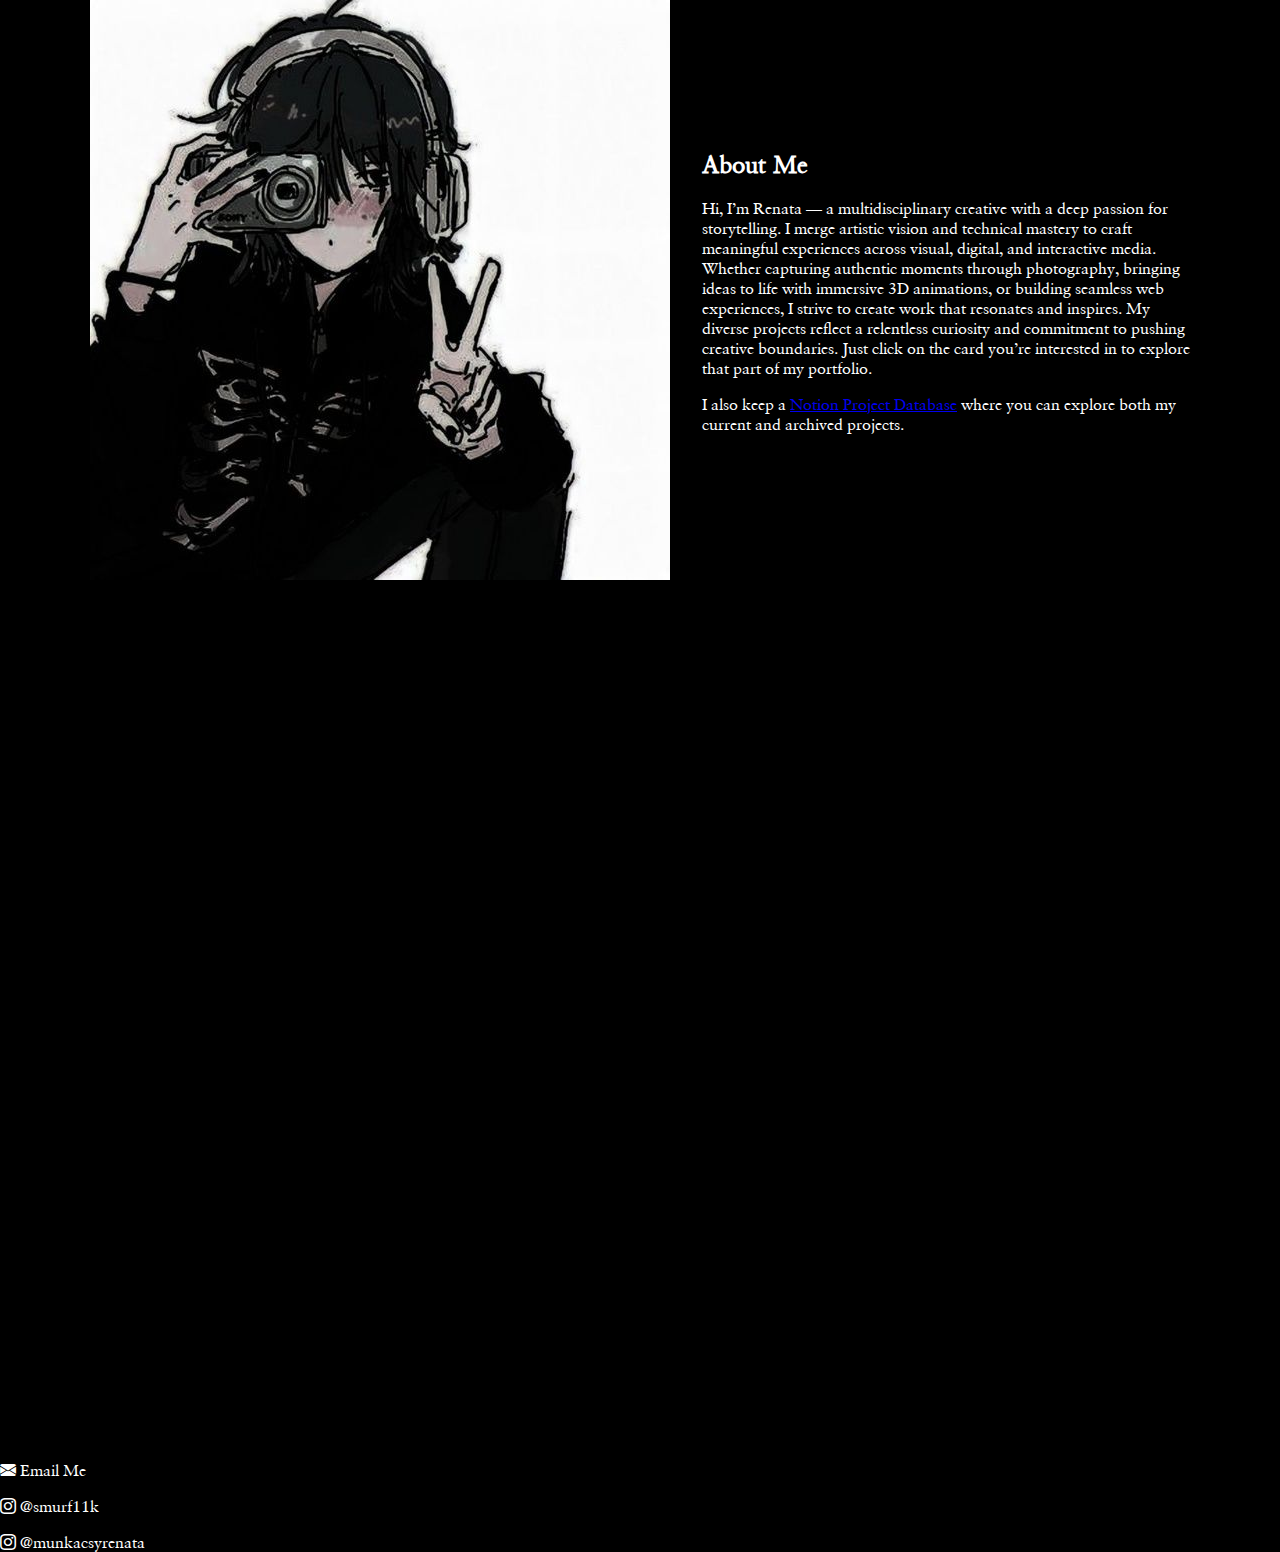
<file: index.html>
<!DOCTYPE html>
<html lang="en">

<head>
    <meta charset="UTF-8" />
    <meta name="viewport" content="width=device-width, initial-scale=1.0" />
    <title>My Portfolio</title>
    <link href="assets/css/style.css" rel="stylesheet" />
    <script src="assets/js/script.js"></script>
    <link rel="icon" href="assets/images/ace.png" type="image/png" />
    <link href="https://cdn.jsdelivr.net/npm/bootstrap-icons@1.11.3/font/bootstrap-icons.css" rel="stylesheet">
</head>

<body>
    <main>
        <section id="about">
            <img src="assets/images/pfp.jpg" alt="Profile Picture">
            <div class="about-text">
                <h2>About Me</h2>
                <p>Hi, I’m Renata — a multidisciplinary creative with a deep passion for storytelling.
                    I merge artistic vision and technical mastery to craft meaningful experiences across visual,
                    digital, and interactive media. Whether capturing authentic moments through photography, bringing
                    ideas to life with immersive 3D animations, or building seamless web experiences, I strive to create
                    work that resonates and inspires. My diverse projects reflect a relentless curiosity and commitment
                    to pushing creative boundaries. Just click on the card you’re interested in to explore that part of
                    my portfolio.
                </p>
                <p>
                    I also keep a <a href="https://www.notion.so/Portfolio-1e8a93562136802fa92bd7297de0010f"
                        target="_blank">Notion Project Database</a>
                    where you can explore both my current and archived projects.
                </p>
            </div>
        </section>

        <div class="card-container">
            <section id="photo">
                <div class="card" onclick="flipCard(this)">
                    <div class="card-inner">
                        <div class="card-front">
                            <h3 class="top-title">Photography</h3>
                            <i class="bi-camera-fill icon-top-left icon-spade"></i>
                            <i class="bi-camera-fill icon-center icon-spade"></i>
                            <i class="bi-camera-fill icon-bottom-right icon-spade"></i>
                            <h3 class="bottom-title">Photography</h3>
                        </div>
                        <div class="card-back">
                            <p>Capturing moments with emotion and aesthetic — from urban landscapes to portraits.</p>
                            <a href="https://www.behance.net/renatamunkacsy" target="_blank">See on Behance</a>
                        </div>
                    </div>
                </div>
            </section>
            <section id="cinema">
                <div class="card" onclick="flipCard(this)">
                    <div class="card-inner">
                        <div class="card-front">
                            <h3 class="top-title">Cinematography</h3>
                            <i class="bi-film icon-top-left icon-heart"></i>
                            <i class="bi-film icon-center icon-heart"></i>
                            <i class="bi-film icon-bottom-right icon-heart"></i>
                            <h3 class="bottom-title">Cinematography</h3>
                        </div>
                        <div class="card-back">
                            <p>Short films, music videos, and visual storytelling that evoke mood and meaning.</p>
                            <a href="https://youtube.com" target="_blank">Watch on YouTube</a> <!-- add youtube link -->
                        </div>
                    </div>
                </div>
            </section>
            <section id="design">
                <div class="card" onclick="flipCard(this)">
                    <div class="card-inner">
                        <div class="card-front">
                            <h3 class="top-title">3D Design & Animation</h3>
                            <i class="bi-box-fill icon-top-left icon-club"></i>
                            <i class="bi-box-fill icon-center icon-club"></i>
                            <i class="bi-box-fill icon-bottom-right icon-club"></i>
                            <h3 class="bottom-title">3D Design & Animation</h3>
                        </div>
                        <div class="card-back">
                            <p>Stylized and realistic 3D works, from sculpting characters to animating scenes.</p>
                            <a href="https://www.artstation.com/smurf11k" target="_blank">Explore on
                                ArtStation</a>
                        </div>
                    </div>
                </div>
            </section>
            <section id="dev">
                <div class="card" onclick="flipCard(this)">
                    <div class="card-inner">
                        <div class="card-front">
                            <h3 class="top-title">Development</h3>
                            <i class="bi-code-slash icon-top-left icon-diamond"></i>
                            <i class="bi-code-slash icon-center icon-diamond"></i>
                            <i class="bi-code-slash icon-bottom-right icon-diamond"></i>
                            <h3 class="bottom-title">Development</h3>
                        </div>
                        <div class="card-back">
                            <p>Building responsive web and desktop applications that solve real-world problems.</p>
                            <a href="https://github.com/smurf11k" target="_blank">See on GitHub</a>
                        </div>
                    </div>
                </div>
            </section>
        </div>
    </main>

    <footer>
        <p><i class="bi bi-envelope-fill icon-padding"></i> <a href="mailto:munkacsyrenata@gmail.com">Email Me</a></p>
        <p><i class="bi bi-instagram icon-padding"></i> <a href="https://www.instagram.com/smurf11k/"
                target="_blank">@smurf11k</a>
        </p>
        <p><i class="bi bi-instagram icon-padding"></i> <a href="https://www.instagram.com/munkacsyrenata/"
                target="_blank">@munkacsyrenata</a>
        </p>
    </footer>

</body>

</html>
</file>
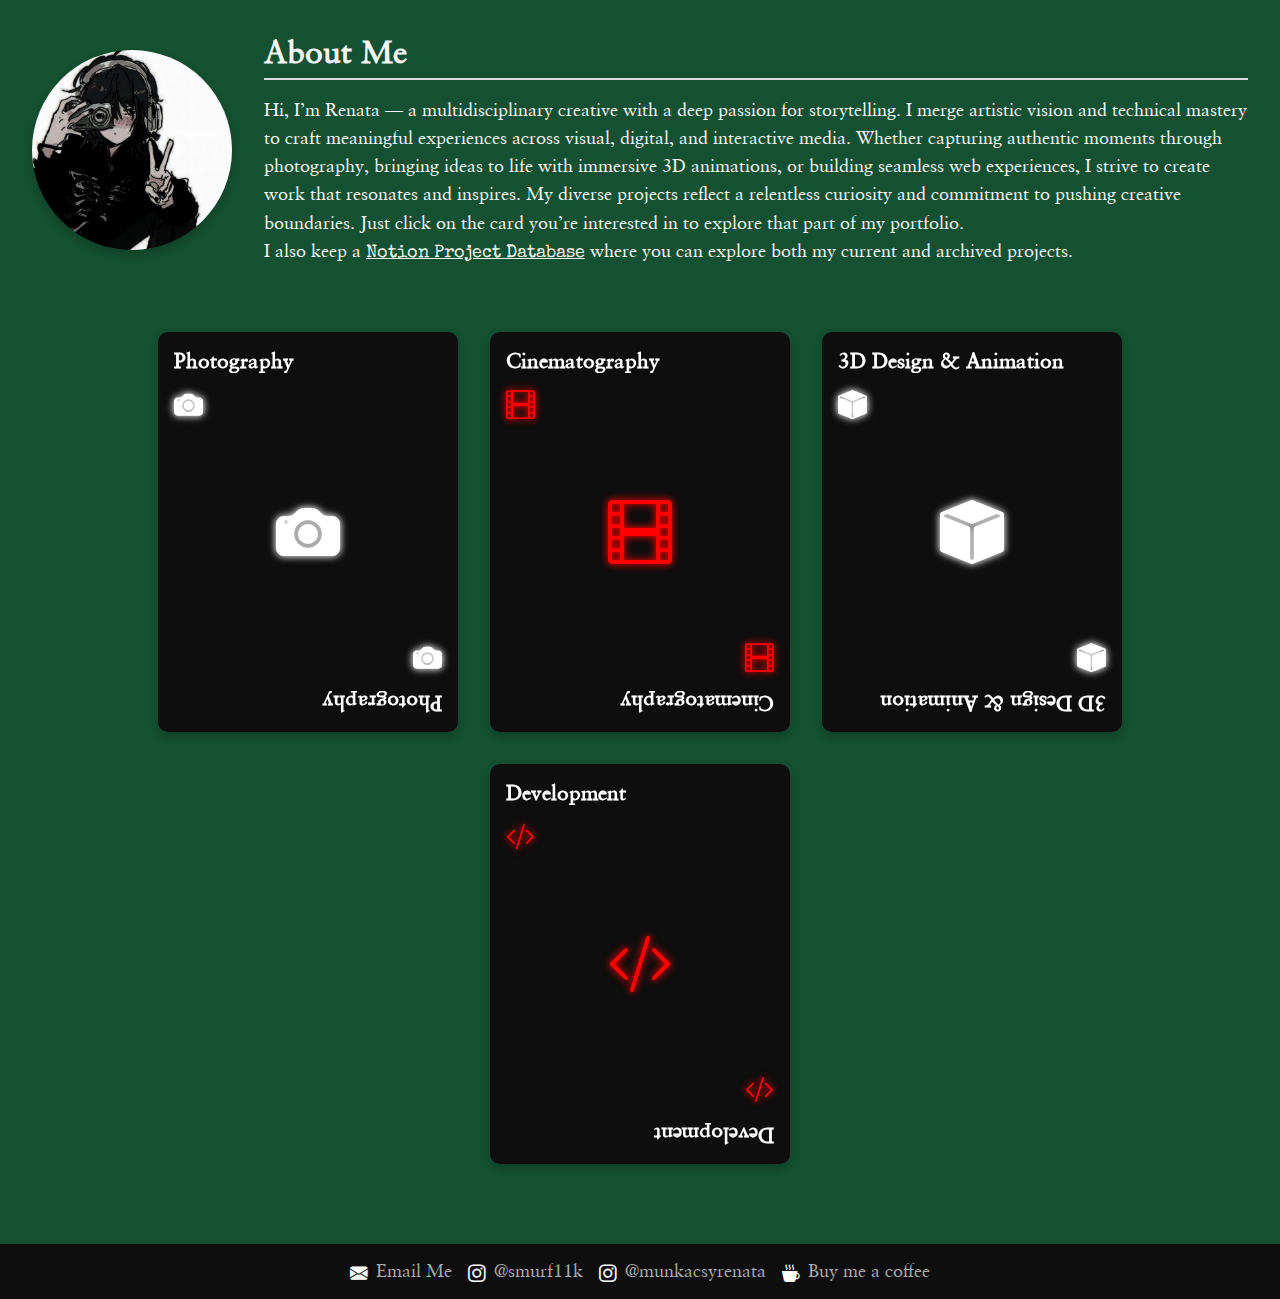
<file: index-old.html>
<!DOCTYPE html>
<html lang="en">

<head>
    <meta charset="UTF-8" />
    <meta name="viewport" content="width=device-width, initial-scale=1.0" />
    <title>My Portfolio</title>
    <link href="assets/css/style-old.css" rel="stylesheet" />
    <script src="assets/js/script-old.js"></script>
    <link rel="icon" href="assets/images/ace.png" type="image/png" />
    <link href="https://cdn.jsdelivr.net/npm/bootstrap-icons@1.11.3/font/bootstrap-icons.css" rel="stylesheet">
</head>

<body>
    <main>
        <section id="about">
            <img src="assets/images/pfp.jpg" alt="Profile Picture">
            <div class="about-text">
                <h2>About Me</h2>
                <p>Hi, I’m Renata — a multidisciplinary creative with a deep passion for storytelling.
                    I merge artistic vision and technical mastery to craft meaningful experiences across visual,
                    digital, and interactive media. Whether capturing authentic moments through photography, bringing
                    ideas to life with immersive 3D animations, or building seamless web experiences, I strive to create
                    work that resonates and inspires. My diverse projects reflect a relentless curiosity and commitment
                    to pushing creative boundaries. Just click on the card you’re interested in to explore that part of
                    my portfolio.
                </p>
                <p>
                    I also keep a <a href="https://www.notion.so/Portfolio-1e8a93562136802fa92bd7297de0010f"
                        target="_blank">Notion Project Database</a>
                    where you can explore both my current and archived projects.
                </p>
            </div>
        </section>

        <div class="card-container">
            <section id="photo">
                <div class="card" onclick="flipCard(this)">
                    <div class="card-inner">
                        <div class="card-front">
                            <h3 class="top-title">Photography</h3>
                            <i class="bi-camera-fill icon-top-left icon-spade"></i>
                            <i class="bi-camera-fill icon-center icon-spade"></i>
                            <i class="bi-camera-fill icon-bottom-right icon-spade"></i>
                            <h3 class="bottom-title">Photography</h3>
                        </div>
                        <div class="card-back">
                            <p>Capturing moments with emotion and aesthetic — from urban landscapes to portraits.</p>
                            <a href="https://www.behance.net/renatamunkacsy" target="_blank">See on Behance</a>
                        </div>
                    </div>
                </div>
            </section>
            <section id="cinema">
                <div class="card" onclick="flipCard(this)">
                    <div class="card-inner">
                        <div class="card-front">
                            <h3 class="top-title">Cinematography</h3>
                            <i class="bi-film icon-top-left icon-heart"></i>
                            <i class="bi-film icon-center icon-heart"></i>
                            <i class="bi-film icon-bottom-right icon-heart"></i>
                            <h3 class="bottom-title">Cinematography</h3>
                        </div>
                        <div class="card-back">
                            <p>Short films, music videos, and visual storytelling that evoke mood and meaning.</p>
                            <a href="https://youtube.com" target="_blank">Watch on YouTube</a> <!-- add youtube link -->
                        </div>
                    </div>
                </div>
            </section>
            <section id="design">
                <div class="card" onclick="flipCard(this)">
                    <div class="card-inner">
                        <div class="card-front">
                            <h3 class="top-title">3D Design & Animation</h3>
                            <i class="bi-box-fill icon-top-left icon-club"></i>
                            <i class="bi-box-fill icon-center icon-club"></i>
                            <i class="bi-box-fill icon-bottom-right icon-club"></i>
                            <h3 class="bottom-title">3D Design & Animation</h3>
                        </div>
                        <div class="card-back">
                            <p>Stylized and realistic 3D works, from sculpting characters to animating scenes.</p>
                            <a href="https://www.artstation.com/smurf11k" target="_blank">Explore on
                                ArtStation</a>
                        </div>
                    </div>
                </div>
            </section>
            <section id="dev">
                <div class="card" onclick="flipCard(this)">
                    <div class="card-inner">
                        <div class="card-front">
                            <h3 class="top-title">Development</h3>
                            <i class="bi-code-slash icon-top-left icon-diamond"></i>
                            <i class="bi-code-slash icon-center icon-diamond"></i>
                            <i class="bi-code-slash icon-bottom-right icon-diamond"></i>
                            <h3 class="bottom-title">Development</h3>
                        </div>
                        <div class="card-back">
                            <p>Building responsive web and desktop applications that solve real-world problems.</p>
                            <a href="https://github.com/smurf11k" target="_blank">See on GitHub</a>
                        </div>
                    </div>
                </div>
            </section>
        </div>
    </main>

    <footer>
        <p><i class="bi bi-envelope-fill icon-padding"></i> <a href="mailto:munkacsyrenata@gmail.com">Email Me</a></p>
        <p><i class="bi bi-instagram icon-padding"></i> <a href="https://www.instagram.com/smurf11k/"
                target="_blank">@smurf11k</a>
        </p>
        <p><i class="bi bi-instagram icon-padding"></i> <a href="https://www.instagram.com/munkacsyrenata/"
                target="_blank">@munkacsyrenata</a>
        </p>
        <p><i class="bi bi-cup-hot-fill icon-padding"></i>
            <a href="https://ko-fi.com/smurf11k" target="_blank">Buy me a coffee</a>
        </p>
    </footer>

</body>

</html>
</file>
<file: assets/css/style.css>
/* =========================
   Fonts
========================= */
@import url('https://fonts.googleapis.com/css2?family=Special+Elite&display=swap');

@font-face {
  font-family: '2Dumb';
  src: url(../fonts/2Dumb.ttf) format('truetype');
  font-weight: 400;
  font-style: normal;
}
@font-face {
  font-family: 'SabonLTPaneuropean';
  src: url(../fonts/SabonLTPaneuropean.ttf) format('truetype');
  font-weight: 400;
  font-style: normal;
}

/* =========================
   Design tokens
========================= */
:root{
  /* Fonts */
  --font-card: '2Dumb';
  --font-special: 'Special Elite', cursive;
  --font-base: 'SabonLTPaneuropean', serif;

  /* Colors */
  --c-bg: #000;
  --c-fg: #fff;
  --c-muted: rgba(255,255,255,.72);

  --c-card-front-bg: #fff;
  --c-card-front-fg: #000;

  --c-card-back-bg: #1C1C1C;
  --c-card-back-fg: #fff;

  --c-border-soft: rgba(255,255,255,.10);
  --c-border-card: rgba(0,0,0,.15);

  --c-link: #fff;
  --c-link-hover-bg: #fff;
  --c-link-hover-fg: #1C1C1C;

  /* Playing-card suit / corner */
  --suit-color: #000;

  /* Layout sizing */
  --stage-max: 1200px;
  --content-max: 1100px;

  /* Intro animation */
  --p: 0; /* 0..1 scroll progress */
  --intro-height: 180vh;
  --intro-pad: 22px;

  /* Spacing */
  --gutter: 48px;
  --side-offset: 10px;
  --pair-gap: 120px;

  /* Logo sizing */
  --logo-w: min(700px, 70vw);
  --logo-scale-min: 0.65;  /* end scale */
  --logo-opacity-drop: 0.10;

  /* Card sizing */
  --card-w: 130px;
  --card-h: 200px;
  --card-w-mobile: 150px;
  --card-h-mobile: 220px;

  /* Radii */
  --r-card: 18px;
  --r-link: 5px;
  --r-about: 16px;
  --r-photo: 50%;

  /* Typography */
  --fs-section-title: 20px;
  --fs-corner: 22px;
  --fs-card-title: 17px;
  --fs-link: 14px;

  --lh-card-title: 1.25;
  --lh-body: 1.55;

  /* Shadows */
  --shadow-soft: 0 4px 8px rgba(0,0,0,.2);
  --shadow-card: 0 10px 30px rgba(0,0,0,.25);
  --shadow-focus: 0 0 0 2px rgba(255,255,255,.15);

  /* Motion */
  --t-fast: 0.15s;
  --t-med: 0.2s;
  --t-flip: 0.6s;
  --t-logo: 0.06s;
  --e-smooth: cubic-bezier(.2,.8,.2,1);

  /* Mobile breakpoint */
  --bp-mobile: 600px;

  /* About image */
  --photo-size: 200px;
  --photo-size-mobile: 150px;

  /* Mobile spacing knobs */
  --intro-height-mobile: 240vh;
  --intro-sticky-height-mobile: 230vh;
  --mobile-logo-top-pad: 80px;
  --mobile-layout-gap: 60px;
  --mobile-cards-gap: 80px;

  /* “Push cards down” knob */
  --mobile-left-cards-push: 500px;

  /* About section spacing */
  --about-gap: 32px;
  --about-mb: 64px;
}

/* =========================
   Global
========================= */
*{ box-sizing: border-box; }
html,body{ height: 100%; }

body{
  margin: 0;
  background: var(--c-bg);
  color: var(--c-fg);
  font-family: var(--font-base);
  width: 100%;
  overflow-x: hidden;
}

/* =========================
   Intro stage
========================= */
.intro-stage{
  height: var(--intro-height);
  position: relative;
  overflow-x: clip;
}

.intro-sticky{
  position: sticky;
  top: 0;
  height: 100vh;
  display: flex;
  align-items: center;
  justify-content: center;
  padding: var(--intro-pad);
  overflow-x: clip;
}

.intro-layout{
  width: min(var(--stage-max), calc(100% - var(--gutter)));
  display: grid;
  grid-template-columns: minmax(0, 1fr) auto minmax(0, 1fr);
  align-items: center;
  justify-items: center;
}

/* Logo */
.hero-logo-img{
  width: var(--logo-w);
  height: auto;
  max-width: 120%;
  will-change: transform, opacity;

  /* scale: 1 -> --logo-scale-min as --p goes 0->1 */
  transform: scale(calc(1 - (var(--p) * (1 - var(--logo-scale-min)))));
  opacity: calc(1 - (var(--p) * var(--logo-opacity-drop)));
  transition: transform var(--t-logo) linear, opacity var(--t-logo) linear;
}

/* Cards side containers */
.cards-side{
  display: flex;
  flex-direction: row;
  gap: var(--pair-gap);
  align-items: center;
  justify-content: center;

  opacity: 0;
  pointer-events: none;
  transition: opacity var(--t-med) ease;
}

.cards-side.left  { padding-right: var(--side-offset); }
.cards-side.right { padding-left:  var(--side-offset); }

.cards-side.show{
  opacity: 1;
  pointer-events: auto;
}

/* =========================
   Playing card component
========================= */
.card{
  width: var(--card-w);
  height: var(--card-h);
  perspective: 1200px;
  cursor: pointer;
  user-select: none;

  opacity: 0; /* animated in JS */
  transform: translateX(0) rotate(0deg);
  transition:
    opacity .35s ease,
    transform .55s var(--e-smooth);

  --title-rot: 0deg;
}

.card-inner{
  position: relative;
  width: 100%;
  height: 100%;
  transform-style: preserve-3d;
  transition: transform var(--t-flip) var(--e-smooth);
  border-radius: var(--r-card);
  will-change: transform;
}

.card.flipped .card-inner{
  transform: rotateY(180deg);
}

.card-face{
  position: absolute;
  inset: 0;
  border-radius: var(--r-card);
  border: 1px solid var(--c-border-card);
  background: var(--c-card-front-bg);
  color: var(--c-card-front-fg);
  box-shadow: var(--shadow-card);
  backface-visibility: hidden;

  overflow: visible;
  display: flex;
  align-items: center;
  justify-content: center;
  padding: 0;
  text-align: center;
}

.card-face::before,
.card-face::after{
  content: attr(data-corner);
  position: absolute;
  font-size: var(--fs-corner);
  letter-spacing: .8px;
  color: var(--suit-color);
}
.card-face::before{ top: 12px; left: 12px; }
.card-face::after { bottom: 12px; right: 12px; transform: rotate(180deg); }

.card-front h3{
  margin: 0;
  font-size: var(--fs-card-title);
  letter-spacing: .4px;
  line-height: var(--lh-card-title);
  font-family: var(--font-card);
  font-weight: 400;
  color: var(--c-card-front-fg);
  transform: rotate(var(--title-rot));
  transform-origin: center;
  white-space: pre-line;
}

/* Card back */
.card-back{
  transform: rotateY(180deg);
  display: flex;
  flex-direction: column;
  justify-content: center;
  gap: 10px;
  background: var(--c-card-back-bg);
  color: var(--c-card-back-fg);
}

.card-back::before,
.card-back::after{
  content: none;
}

.card-back .links{
  display: flex;
  flex-direction: column;
  gap: 10px;
  width: 80%;
}

.card-back a{
  display: block;
  text-align: center;
  cursor: pointer;
  -webkit-tap-highlight-color: transparent;

  font-weight: 500;
  font-size: var(--fs-link);
  text-decoration: none;

  padding: 8px 14px;
  border-radius: var(--r-link);

  color: var(--c-link);
  background: transparent;
  border: 1px solid var(--c-link);

  transition:
    background var(--t-med) ease,
    color var(--t-med) ease,
    transform var(--t-fast) ease;
}

.card-back a:hover{
  background: var(--c-link-hover-bg);
  color: var(--c-link-hover-fg);
  box-shadow: var(--shadow-focus);
}

.card-back a:active{
  transform: scale(0.97);
}

/* =========================
   About + Footer
========================= */
.section-title{
  width: min(var(--content-max), 92vw);
  margin: 0 auto 18px;
  font-size: var(--fs-section-title);
  letter-spacing: .4px;
}

#about{
  display: flex;
  align-items: center;
  gap: var(--about-gap);
  width: min(var(--content-max), 92vw);
  margin: 0 auto var(--about-mb);
}

.about-card{
  width: min(var(--content-max), 92vw);
  margin: 0 auto;
  border: 1px solid var(--c-border-soft);
  background: rgba(255,255,255,.04);
  border-radius: var(--r-about);
  padding: 18px;
  color: var(--c-muted);
  line-height: var(--lh-body);
}

.about-card a:link,
.about-card a:visited{
  color: var(--c-link);
  text-decoration: underline;
  font-family: var(--font-special);
}

.about-photo{
  width: var(--photo-size);
  height: var(--photo-size);
  border-radius: var(--r-photo);
  object-fit: cover;
  box-shadow: var(--shadow-soft);
}

.footer{
  border-top: 1px solid rgba(255,255,255,.08);
  padding: 10px 0;
}

.footer-inner{
  width: min(var(--content-max), 92vw);
  margin: 0 auto;
  display: flex;
  justify-content: center;
  align-items: center;
  gap: 24px;
  flex-wrap: wrap;
}

footer a{
  color: var(--c-fg);
  text-decoration: none;
}
footer a:hover{
  color: var(--c-fg);
}

/* =========================
   Mobile
========================= */
@media (max-width: 600px){

  .hero-logo-container { order: 1; }
  .cards-side.left     { order: 2; }
  .cards-side.right    { order: 3; }

  .intro-stage{
    height: var(--intro-height-mobile);
  }

  .intro-sticky{
    position: relative;
    height: var(--intro-sticky-height-mobile);
    justify-content: flex-start;
    padding: 0;
  }

  .hero-logo-container{
    position: relative;
    width: 100%;
    display: flex;
    justify-content: center;
    padding-top: var(--mobile-logo-top-pad);
    padding-bottom: 20px;
  }

  .hero-logo-img{
    display: block;
    width: min(520px, 86vw);
    height: auto;
    background: transparent;
  }

  .hero-logo-img.pinned{
    position: fixed;
    top: 12px;
    left: 50%;
    transform: translateX(-50%) scale(1);
    opacity: 1 !important;
    width: min(240px, 70vw);
  }

  .intro-layout{
    display: grid;
    grid-template-columns: 1fr;
    grid-template-areas:
      "logo"
      "left"
      "right";
    gap: var(--mobile-layout-gap);
    width: min(520px, calc(100% - 24px));
    margin: 0 auto;
    justify-items: center;
    padding-bottom: 20px;
  }

  .hero-logo-container { grid-area: logo; }
  .cards-side.left     { grid-area: left; }
  .cards-side.right    { grid-area: right; }

  /* Push cards down knob */
  .cards-side.left{
    margin-top: var(--mobile-left-cards-push);
  }

  .cards-side{
    opacity: 1;
    pointer-events: auto;
    transition: none;
    flex-direction: column;
    gap: var(--mobile-cards-gap);
    padding: 0;
    margin: 0;
    align-items: center;
    justify-content: flex-start;
    width: 100%;
  }

  .cards-side.left,
  .cards-side.right{
    padding: 0;
  }

  .card{
    width: var(--card-w-mobile);
    height: var(--card-h-mobile);
    -webkit-tap-highlight-color: transparent;
    outline: none;
  }

  #about{
    flex-direction: column;
    text-align: center;
    margin-top: 48px;
  }

  #about p{
    text-align: justify;
  }

  .about-wrap{
    flex-direction: column;
    align-items: center;
    text-align: center;
    gap: 16px;
  }

  .about-photo{
    margin-top: 24px;
    width: var(--photo-size-mobile);
    height: var(--photo-size-mobile);
  }

  .about-wrap .about-card{
    width: 100%;
  }

  .about-section{
    padding-top: 20px;
    text-align: justify;
    text-justify: inter-word;
  }

  footer a { line-height: 1.15; }
}
</file>
<file: assets/css/style-old.css>
@import url('https://fonts.googleapis.com/css2?family=Special+Elite&display=swap');

@font-face {
    font-family: 'SabonLTPaneuropean';
    src: url(../fonts/SabonLTPaneuropean.ttf) format('truetype');
    font-weight: normal;
    font-style: normal;
}

:root {
    --font-base: 'SabonLTPaneuropean', serif;
    --font-special: 'Special Elite', cursive;

    --color-bg: #145032;
    --color-text: #f6f6f6;
    --color-white: #ffffff;
    --color-black: #0E0E0E;
    --color-card-back: #1C1C1C;
    --color-red: #ff0000;
    --color-grey: #ddd;
    --color-footer-bg: #0E0E0E;
    --color-footer-link: #aaa;
    --color-link: #f5f0e6;

    --spacing-xs: 0.5rem;
    --spacing-sm: 1rem;
    --spacing-md: 2rem;
    --spacing-lg: 4rem;

    --font-xs: 0.8rem;
    --font-sm: 0.9rem;
    --font-base-size: 1rem;
    --font-md: 1.1rem;
    --font-lg: 1.3rem;
    --font-xl: 2rem;

    --icon-size-small: 1.8rem;
    --icon-size-large: 4rem;

    --card-width: 300px;
    --card-height: 400px;
    --border-radius: 10px;
    --shadow: 0 4px 8px rgba(0, 0, 0, 0.2);

    --transition-speed: 0.3s;
    --transition-flip: 0.6s;

    --glow-intensity: 0.8;
}

* {
    box-sizing: border-box;
    padding: 0;
    margin: 0;
    -webkit-tap-highlight-color: transparent;
    -webkit-touch-callout: none;
}

body {
    margin: 0;
    font-family: var(--font-base);
    background: var(--color-bg);
    color: var(--color-text);
}

main {
    padding: var(--spacing-md);
}

.icon-padding {
    margin-right: 3px;
    vertical-align: middle;
}

#about {
    display: flex;
    align-items: center;
    gap: var(--spacing-md);
    margin-bottom: var(--spacing-lg);
    flex-wrap: wrap;
}

#about img {
    width: 200px;
    height: 200px;
    border-radius: 50%;
    object-fit: cover;
    box-shadow: var(--shadow);
}

#about .about-text {
    flex: 1;
    min-width: 300px;
}

#about h2 {
    font-size: var(--font-xl);
    margin-bottom: var(--spacing-sm);
    border-bottom: 2px solid var(--color-grey);
    padding-bottom: var(--spacing-xs);
}

#about p {
    font-size: var(--font-md);
    line-height: 1.6;
}

.about-text a:link,
.about-text a:visited {
    color: var(--color-link);
    text-decoration: underline;
    font-family: var(--font-special);
}

.card-container {
    display: flex;
    flex-wrap: wrap;
    gap: var(--spacing-md);
    justify-content: center;
    flex-direction: row;
}

.card {
    width: var(--card-width);
    height: var(--card-height);
    perspective: 1000px;
    cursor: pointer;
    transition: transform var(--transition-speed) ease;
}

.card:hover {
    transform: translateY(-10px);
    box-shadow: var(--color-black);
}

.card-inner {
    position: relative;
    width: 100%;
    height: 100%;
    transform-style: preserve-3d;
    transition: transform var(--transition-flip) ease;
}

.card.flipped .card-inner {
    transform: rotateY(180deg);
}

.card-front,
.card-back {
    position: absolute;
    width: 100%;
    height: 100%;
    backface-visibility: hidden;
    border-radius: var(--border-radius);
    /*border: 2px solid var(--color-white);*/
    box-shadow: var(--shadow);
    overflow: hidden;
}

.card-front {
    background: var(--color-black);
    color: var(--color-white);
    position: relative;
}

.card-back {
    background: var(--color-card-back);
    color: var(--color-white);
    transform: rotateY(180deg);
    display: flex;
    flex-direction: column;
    justify-content: center;
    align-items: center;
    text-align: center;
    padding: var(--spacing-sm);
    position: absolute;
    top: 0;
    left: 0;
    z-index: 2;
    pointer-events: auto;
}

.card-front .top-title {
    font-size: var(--font-lg);
    margin: var(--spacing-sm) 0 var(--spacing-xs) var(--spacing-sm);
    text-align: left;
    white-space: nowrap;
    overflow: hidden;
    text-overflow: ellipsis;
    max-width: 80%;
    align-self: flex-start;
}

.card-front .bottom-title {
    font-size: var(--font-lg);
    position: absolute;
    bottom: var(--spacing-sm);
    right: var(--spacing-sm);
    transform: rotate(180deg);
    text-align: right;
    white-space: nowrap;
    overflow: hidden;
    text-overflow: ellipsis;
    max-width: 80%;
}

.card-front .icon-top-left,
.card-front .icon-bottom-right {
    position: absolute;
    font-size: var(--icon-size-small);
}

.card-front .icon-top-left {
    top: 3.5rem;
    left: var(--spacing-sm);
}

.card-front .icon-bottom-right {
    bottom: 3.5rem;
    right: var(--spacing-sm);
}

.card-front .icon-center {
    font-size: var(--icon-size-large);
    position: absolute;
    top: 50%;
    left: 50%;
    transform: translate(-50%, -50%);
}

.icon-spade,
.icon-club {
    color: var(--color-white);
    text-shadow:
        0 0 calc(8px * var(--glow-intensity)) rgba(255, 255, 255, 0.8),
        0 0 calc(12px * var(--glow-intensity)) rgba(255, 255, 255, 0.6);
}

.icon-heart,
.icon-diamond {
    color: var(--color-red);
    text-shadow:
        0 0 calc(8px * var(--glow-intensity)) rgba(255, 0, 0, 0.8),
        0 0 calc(12px * var(--glow-intensity)) rgba(255, 0, 0, 0.6);
}


.card-back p {
    font-size: var(--font-base-size);
    margin-bottom: var(--spacing-sm);
    max-width: 100%;
    line-height: 1.4;
    overflow: hidden;
    text-overflow: ellipsis;
    display: -webkit-box;
    -webkit-line-clamp: 4;
    line-clamp: 4;
    -webkit-box-orient: vertical;
}

.card-back a {
    color: var(--color-white);
    text-decoration: none;
    font-weight: 500;
    border: 2px solid var(--color-white);
    padding: var(--spacing-xs) var(--spacing-sm);
    border-radius: 5px;
    font-size: var(--font-sm);
    pointer-events: auto;
    z-index: 3;
    display: inline-block;
    cursor: pointer;
}

.card-back a:hover {
    background: var(--color-white);
    color: var(--color-card-back);
    cursor: pointer;
}

footer {
    background-color: var(--color-footer-bg);
    color: var(--color-white);
    text-align: center;
    padding: var(--spacing-sm);
    font-size: var(--font-md);
    display: flex;
    flex-direction: row;
    gap: var(--spacing-sm);
    justify-content: center;
    align-items: center;
    flex-wrap: wrap;
    margin-top: 3rem;
}

footer a {
    color: var(--color-footer-link);
    text-decoration: none;
}

footer a:hover {
    color: var(--color-white);
}

@media screen and (max-width: 600px) {
    :root {
        --icon-size-small: 1.7rem;
        --icon-size-large: 3.5rem;

        --glow-intensity: 0.5;
    }

    footer {
        padding-left: var(--spacing-sm);
        padding-right: var(--spacing-sm);
    }

    main {
        padding: var(--spacing-sm);
    }

    #about {
        flex-direction: column;
        text-align: center;
    }

    #about .about-text {
        padding: 0 var(--spacing-sm);
    }

    #about img {
        width: 150px;
        height: 150px;
    }

    .card-container {
        flex-direction: column;
        align-items: center;
        padding: 0 var(--spacing-sm);
    }

    .card {
        width: var(--card-width);
        height: var(--card-height);
        margin-bottom: var(--spacing-sm);
    }

    .card-front .top-title,
    .card-front .bottom-title {
        font-size: var(--font-md);
    }

    .card-front .icon-top-left,
    .card-front .icon-bottom-right {
        font-size: var(--icon-size-small);
    }

    .card-front .icon-center {
        font-size: var(--icon-size-large);
    }

    .card-back p {
        font-size: var(--font-sm);
        -webkit-line-clamp: 3;
        line-clamp: 3;
    }

    .card-back a {
        font-size: var(--font-xs);
        padding: 0.4rem 0.8rem;
    }
}
</file>
